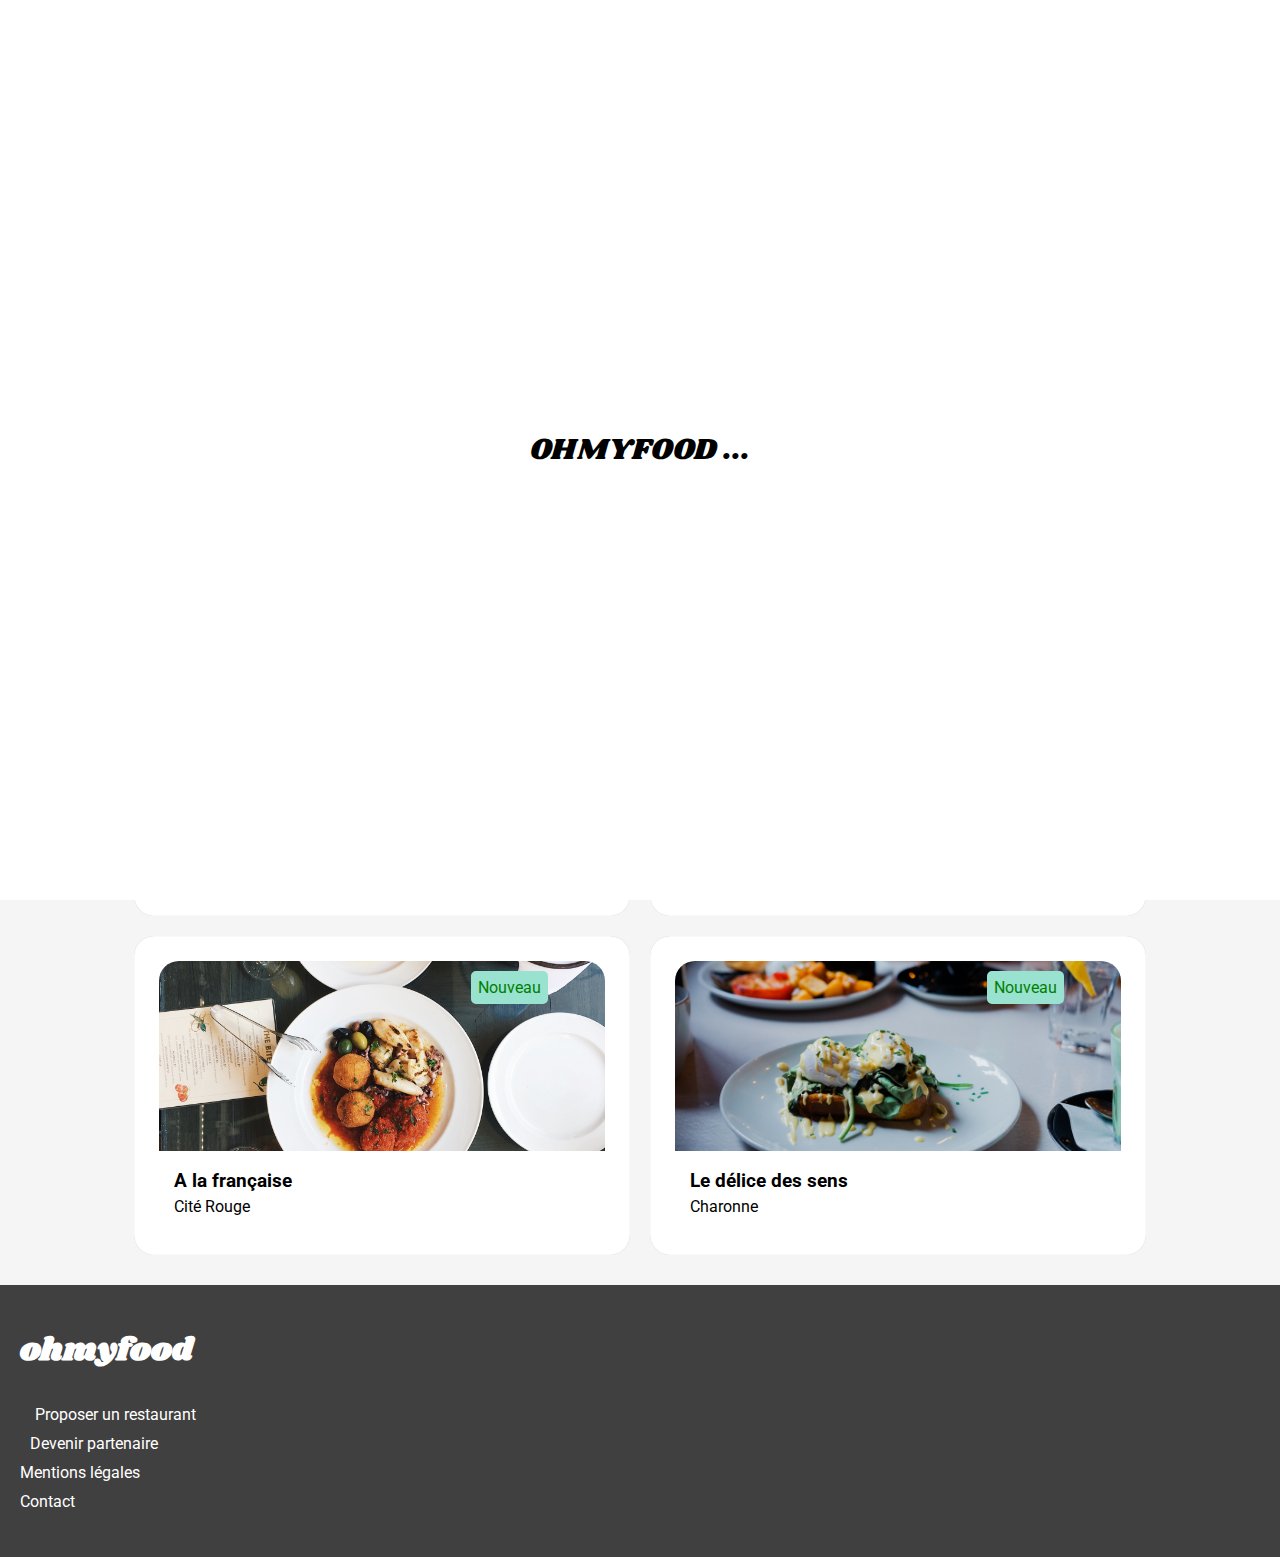
<file: index.html>
<!DOCTYPE html>
<html lang="fr">

<head>
    <meta charset="UTF-8">
    <meta name="viewport" content="width=device-width, initial-scale=1.0">
    <link rel="preconnect" href="https://fonts.gstatic.com">
    <link href="https://fonts.googleapis.com/css2?family=Roboto:wght@300&family=Shrikhand&display=swap" rel="stylesheet">
    <link rel="stylesheet" href="style.css">
    <link rel="stylesheet" href="https://use.fontawesome.com/releases/v5.15.1/css/all.css" integrity="sha384-vp86vTRFVJgpjF9jiIGPEEqYqlDwgyBgEF109VFjmqGmIY/Y4HV4d3Gp2irVfcrp" crossorigin="anonymous">
    <title> Ohmyfood </title>
</head>

<body>
    <!--LOADER-->
    <div class="loader ">
        <span class="loader__loading "> OHMYFOOD ... </span>
        <span><i class="loader__loading--ustensils fas fa-utensils "></i></span>
    </div>

    <!--Header = LOGO-->
    <header class="header ">
        <h1 class="header__logo "><img src="images/logo/ohmyfood.png " alt="logo Oh My Food " /></h1>
    </header>

    <main class="main ">
        <!--section de recherche-->
        <div class="map ">
            <span><i class="fas fa-map-marker-alt "></i></span>
            <span class="map__search"><input class="text_rech" type="search" id="ville" name="ville" value="Paris, Belleville" placeholder="votre ville"></span>
        </div>

        <!--Titres et Bouton d'exploration-->
        <div class="exploration ">
            <h2><strong>Réservez le menu qui vous convient</strong></h2>
            <p>Découvrez des restaurants d'exception, sélectionnés par nos soins</p>
            <span class="btn__exploration ">
               <button>Explorer nos restaurants</button>
            </span>
        </div>

        <!--section Fonctionnement-->
        <section class="fonctionnement ">
            <h2><strong>Fonctionnement</strong></h2>
            <ul class="fonctionnement__niveau ">
                <li>
                    <span class="fonctionnement__niveau--compteur ">1</span>
                    <span><i class="fas fa-mobile-alt "></i></span>
                    <p>Choisissez un restaurant</p>
                </li>
                <li>
                    <span class="fonctionnement__niveau--compteur ">2</span>
                    <span><i class=" fas fa-list-ul "></i></span>
                    <p>Composez votre menu</p>
                </li>
                <li>
                    <span class="fonctionnement__niveau--compteur ">3</span>
                    <span><i class=" fas fa-store "></i></span>
                    <p>Dégustez au restaurant</p>
                </li>
            </ul>
        </section>

        <!--section Restaurants-->
        <section class="restaurant ">
            <h2 id="restaurant"><strong>Restaurants</strong></h2>
            <div class="fiche">
                <a href="la-palette-du-gout.html ">
                    <figure>
                        <div class="btn__fiche ">
                            <span class="nouveau ">Nouveau</span>
                        </div>
                        <img src="images/restaurants/la_palette_du_gout.jpg " alt="Restaurant La Palette du Goût ">
                        <figcaption>
                            <h3>La palette du goût</h3>
                            <i class="plein far fa-heart "></i>
                            <p>Ménilmontant</p>
                        </figcaption>
                    </figure>
                </a>
            </div>

            <div class="fiche ">
                <div class="btn__fiche ">
                    <span class="nouveau ">Nouveau</span>
                </div>
                <a href="la-note-enchantee.html ">
                    <figure>
                        <img src="images/restaurants/la_note_enchantee.jpg " alt="Restaurant La Note Enchantée ">
                        <figcaption>
                            <h3>La note enchantée</h3>
                            <i class="plein far fa-heart "></i>
                            <p>Charonne</p>
                        </figcaption>
                    </figure>
                </a>
            </div>

            <div class="fiche ">
                <div class="btn__fiche ">
                    <span class="nouveau ">Nouveau</span>
                </div>
                <a href="a-la-francaise.html ">
                    <figure>
                        <img src="images/restaurants/a_la_francaise.jpg " alt="Restaurant A la Francaise ">
                        <figcaption>
                            <h3>A la française</h3>
                            <i class="plein far fa-heart "></i>
                            <p>Cité Rouge</p>
                        </figcaption>
                    </figure>
                </a>
            </div>

            <div class="fiche ">
                <div class="btn__fiche ">
                    <span class="nouveau ">Nouveau</span>
                </div>
                <a href="le-delice-des-sens.html ">
                    <figure>
                        <img src="images/restaurants/le_delice_des_sens.jpg " alt="Restaurant Le Délice des sens ">
                        <figcaption>
                            <h3>Le délice des sens</h3>
                            <i class="plein far fa-heart "></i>
                            <p>Charonne</p>
                        </figcaption>
                    </figure>
                </a>
            </div>
        </section>
    </main>

    <!--footer-->
    <footer>
        <h1>ohmyfood</h1>
        <ul>
            <li><a href='#'><i class="fas fa-utensils"></i>Proposer un restaurant</a></li>
            <li><a href='#'><i class="fas fa-hands-helping"></i>Devenir partenaire</a></li>
            <li><a href='#'>Mentions légales</a></li>
            <li><a href='mailto:homyfood.com'>Contact</a></li>
        </ul>
    </footer>
</body>
</file>
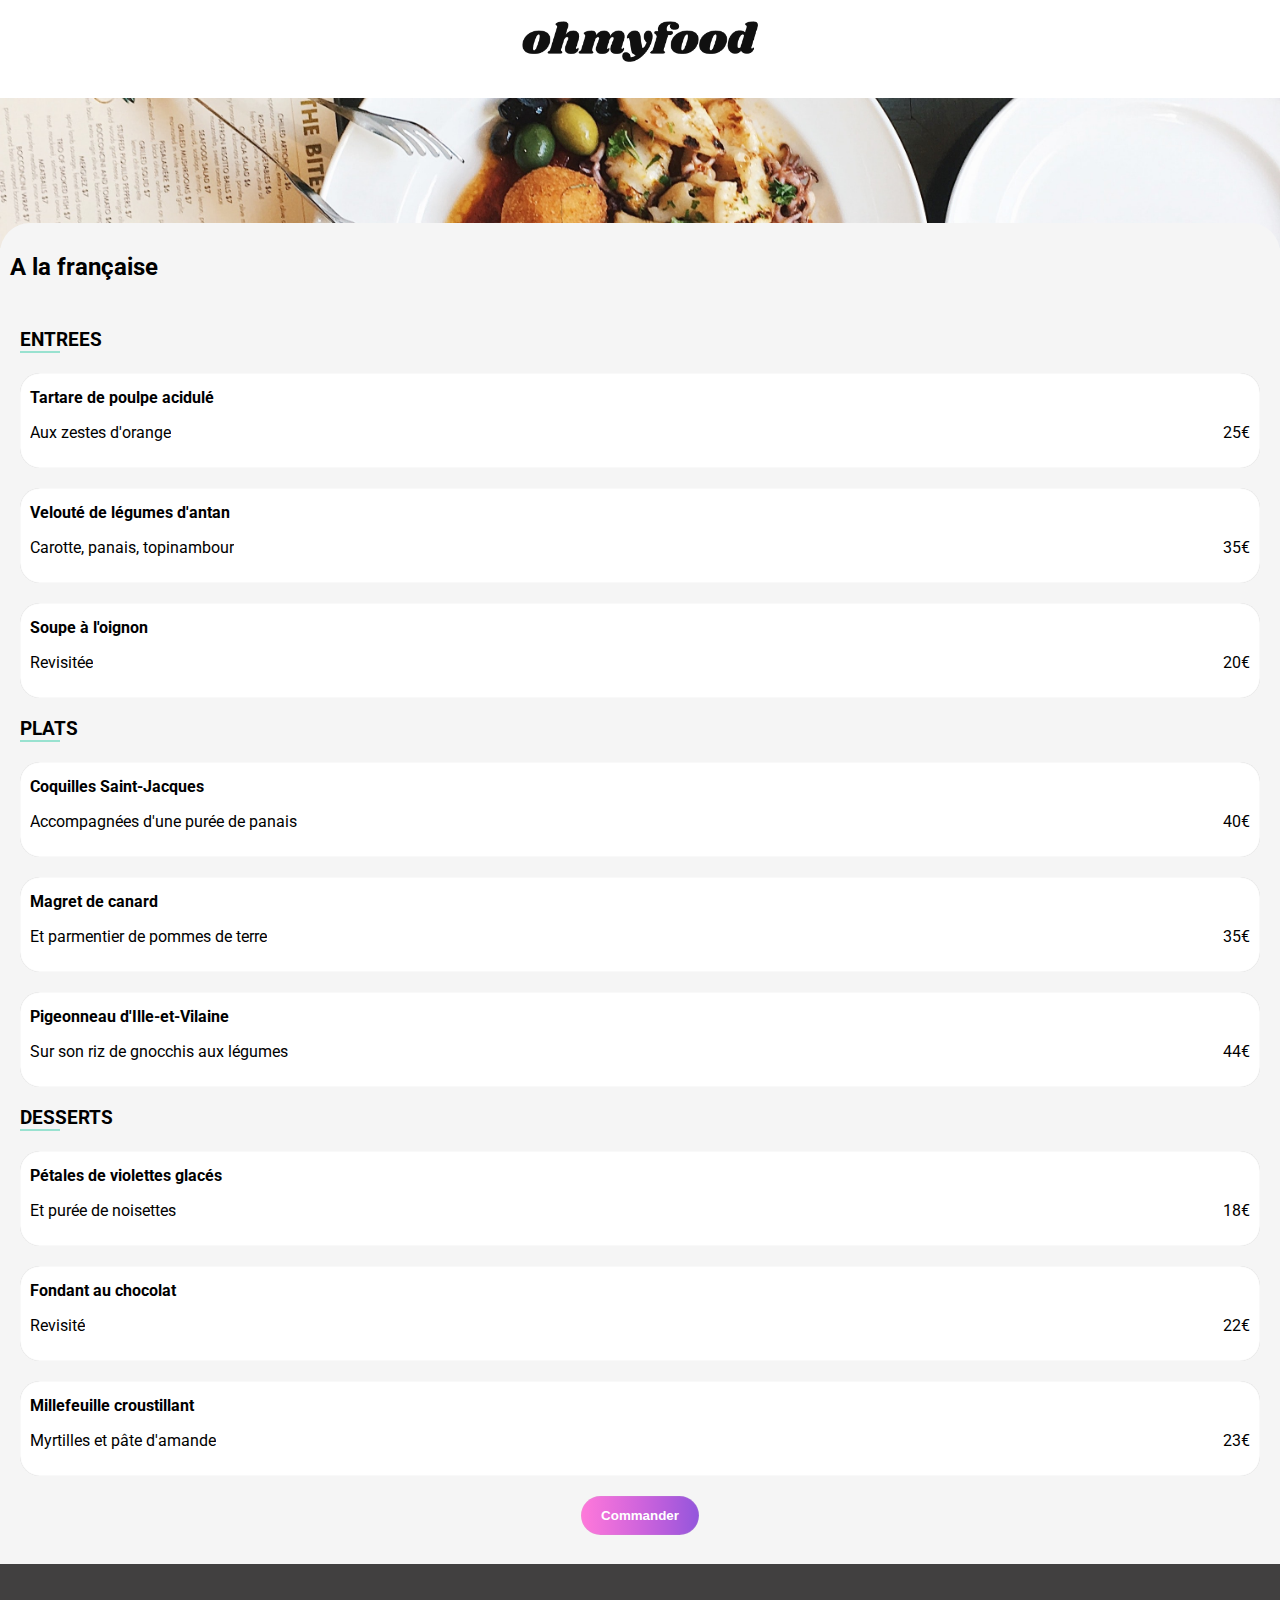
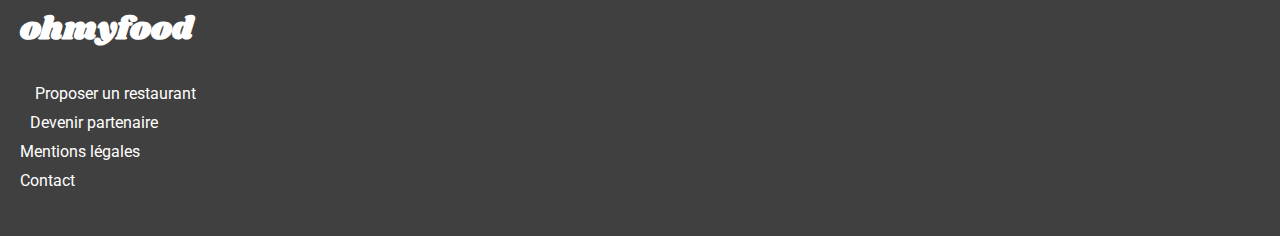
<file: a-la-francaise.html>
<!DOCTYPE html>
<html lang="fr">

<head>
    <meta charset="UTF-8">
    <meta name="viewport" content="width=device-width, initial-scale=1.0">
    <link rel="preconnect" href="https://fonts.gstatic.com">
    <link href="https://fonts.googleapis.com/css2?family=Roboto:wght@300&family=Shrikhand&display=swap" rel="stylesheet">
    <link rel="stylesheet" href="style.css">
    <link rel="stylesheet" href="https://use.fontawesome.com/releases/v5.15.1/css/all.css" integrity="sha384-vp86vTRFVJgpjF9jiIGPEEqYqlDwgyBgEF109VFjmqGmIY/Y4HV4d3Gp2irVfcrp" crossorigin="anonymous">
    <title> Ohmyfood </title>
</head>

<body>

    <!--Header = LOGO-->
    <header class="header">
        <span class="arrow"><a href="index.html"><i class="fas fa-arrow-left"></i></a></span>
        <h1 class="header__logo"><img src="images/logo/ohmyfood.png" alt="logo Oh My Food" /></h1>
    </header>

    <main class="main__menu">
        <!--En tête avec photo en background-->
        <div class="image__header">
            <img src="images/restaurants/a_la_francaise.jpg" alt="A la française">
        </div>

        <!--Section du menus - listes-->
        <section class="menu">
            <div class="menu__title">
                <h2>A la française</h2>
                <span><i class="plein far fa-heart"></i></span>
            </div>

            <div class="menu__full">
                <!--Entrées/Starter-->
                <div class="starter">
                    <h3 class="starter__title starter__title--line">ENTREES</h3>
                    <div class="dish">
                        <h4>Tartare de poulpe acidulé</h4>
                        <div class="dish__garnishandprice">
                            <p class="dish__garnishandprice--garnish">Aux zestes d'orange</p>
                            <p class="dish__garnishandprice--price">25€</p>
                        </div>
                        <div class="check">
                            <i class="fas fa-check-circle"></i>
                        </div>
                    </div>
                    <div class="dish">
                        <h4>Velouté de légumes d'antan</h4>
                        <div class="dish__garnishandprice">
                            <p class="dish__garnishandprice--garnish">Carotte, panais, topinambour</p>
                            <p class="dish__garnishandprice--price">35€</p>
                        </div>
                        <div class="check">
                            <i class="fas fa-check-circle"></i>
                        </div>
                    </div>
                    <div class="dish">
                        <h4>Soupe à l'oignon</h4>
                        <div class="dish__garnishandprice">
                            <p class="dish__garnishandprice--garnish">Revisitée</p>
                            <p class="dish__garnishandprice--price">20€</p>
                        </div>
                        <div class="check">
                            <i class="fas fa-check-circle"></i>
                        </div>
                    </div>
                </div>
                <!--Plat/Maindish-->
                <div class="maindish">
                    <h3 class="maindish__title maindish__title--line">PLATS</h3>
                    <div class="dish">
                        <h4>Coquilles Saint-Jacques</h4>
                        <div class="dish__garnishandprice">
                            <p class="dish__garnishandprice--garnish">Accompagnées d'une purée de panais</p>
                            <p class="dish__garnishandprice--price">40€</p>
                        </div>
                        <div class="check">
                            <i class="fas fa-check-circle"></i>
                        </div>
                    </div>
                    <div class="dish">
                        <h4>Magret de canard</h4>
                        <div class="dish__garnishandprice">
                            <p class="dish__garnishandprice--garnish">Et parmentier de pommes de terre</p>
                            <p class="dish__garnishandprice--price">35€</p>
                        </div>
                        <div class="check">
                            <i class="fas fa-check-circle"></i>
                        </div>
                    </div>
                    <div class="dish">
                        <h4>Pigeonneau d'Ille-et-Vilaine</h4>
                        <div class="dish__garnishandprice">
                            <p class="dish__garnishandprice--garnish">Sur son riz de gnocchis aux légumes</p>
                            <p class="dish__garnishandprice--price">44€</p>
                        </div>
                        <div class="check">
                            <i class="fas fa-check-circle"></i>
                        </div>
                    </div>
                </div>
                <!--Desserts-->
                <div class="dessert">
                    <h3 class="dessert__title dessert__title--line">DESSERTS</h3>
                    <div class="dish">
                        <h4>Pétales de violettes glacés</h4>
                        <div class="dish__garnishandprice">
                            <p class="dish__garnishandprice--garnish">Et purée de noisettes</p>
                            <p class="dish__garnishandprice--price">18€</p>
                        </div>
                        <div class="check">
                            <i class="fas fa-check-circle"></i>
                        </div>
                    </div>
                    <div class="dish">
                        <h4>Fondant au chocolat</h4>
                        <div class="dish__garnishandprice">
                            <p class="dish__garnishandprice--garnish">Revisité</p>
                            <p class="dish__garnishandprice--price">22€</p>
                        </div>
                        <div class="check">
                            <i class="fas fa-check-circle"></i>
                        </div>
                    </div>
                    <div class="dish">
                        <h4>Millefeuille croustillant</h4>
                        <div class="dish__garnishandprice">
                            <p class="dish__garnishandprice--garnish">Myrtilles et pâte d'amande</p>
                            <p class="dish__garnishandprice--price">23€</p>
                        </div>
                        <div class="check">
                            <i class="fas fa-check-circle"></i>
                        </div>
                    </div>
                </div>
            </div>
            <span class="btn__exploration">
                <button>Commander</button>
            </span>
        </section>
    </main>

    <!--footer-->
    <footer>
        <h1>ohmyfood</h1>
        <ul>
            <li><a href='#'><i class="fas fa-utensils"></i>Proposer un restaurant</a></li>
            <li><a href='#'><i class="fas fa-hands-helping"></i>Devenir partenaire</a></li>
            <li><a href='#'>Mentions légales</a></li>
            <li><a href='mailto:homyfood.com'>Contact</a></li>
        </ul>
    </footer>
</body>
</file>
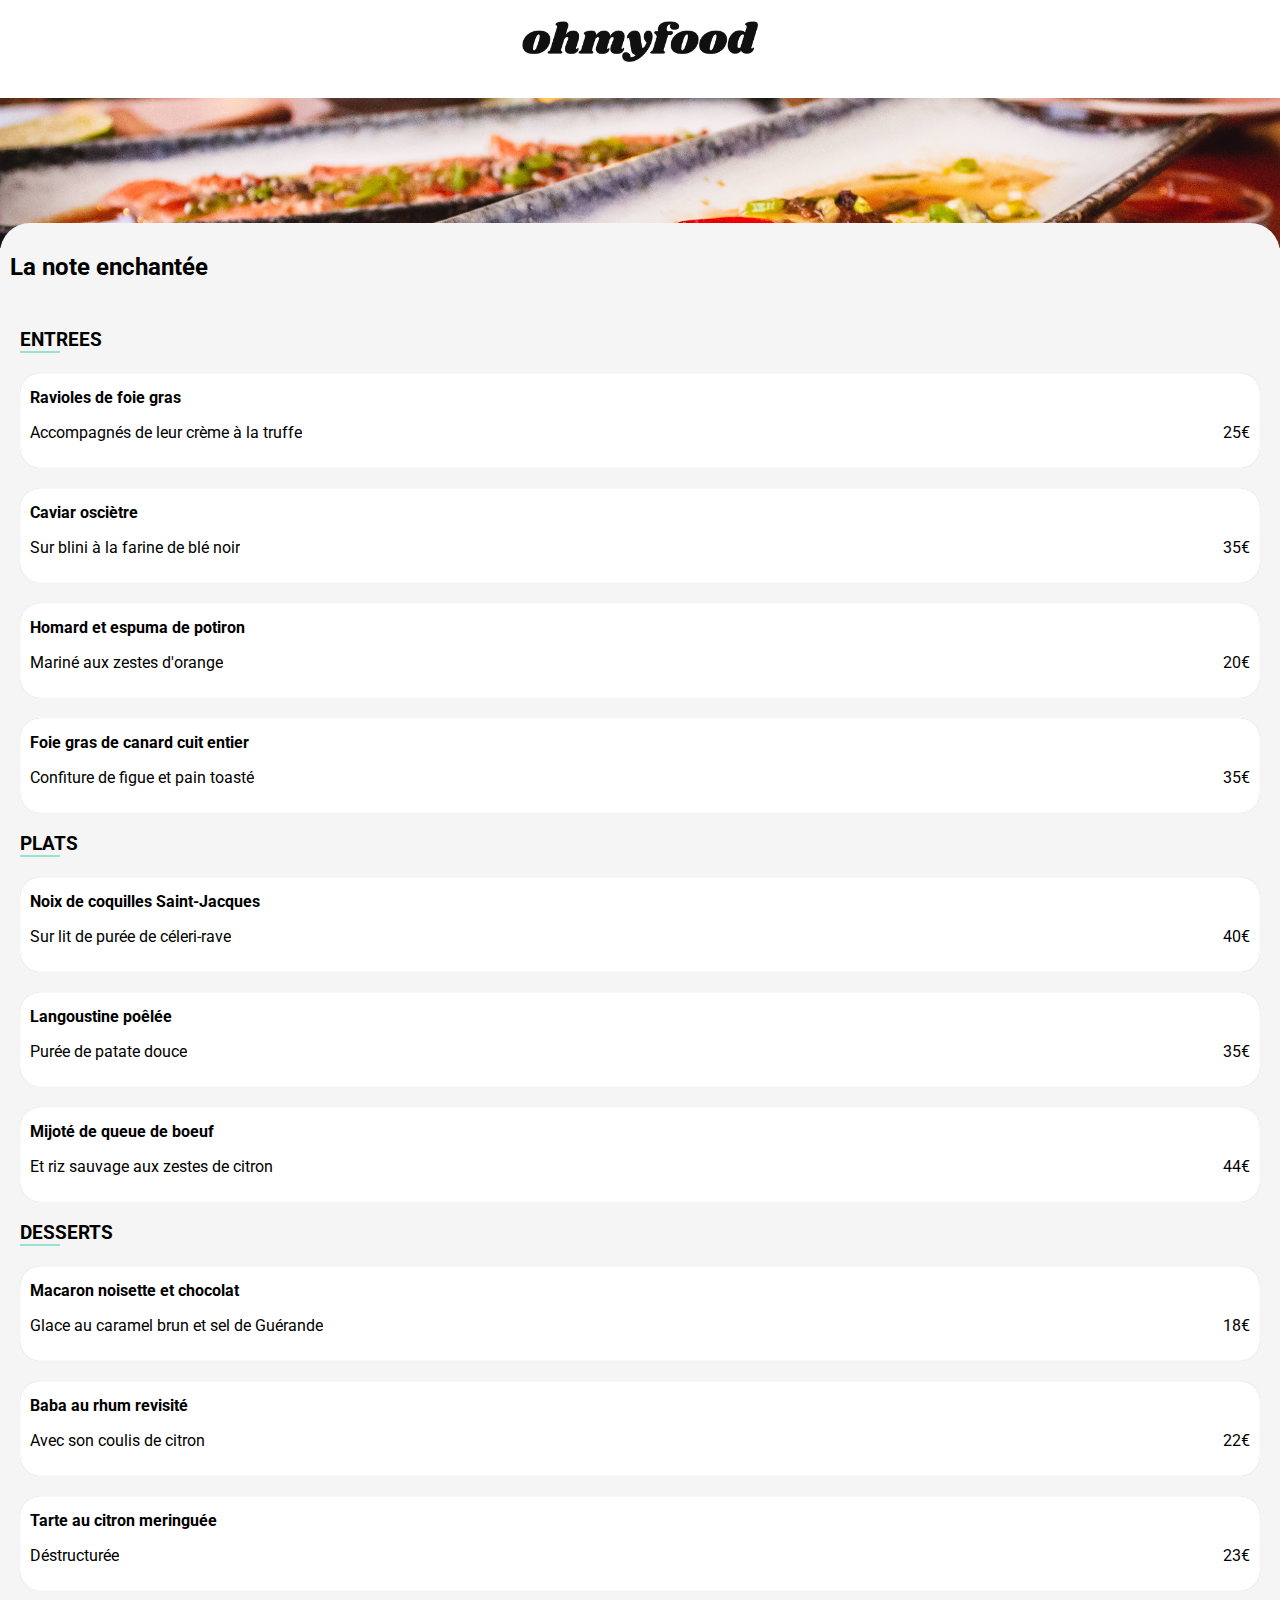
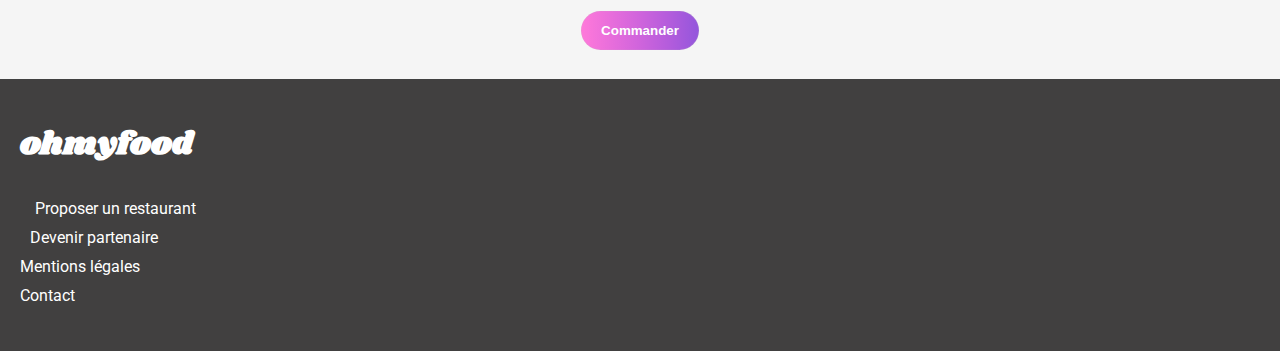
<file: la-note-enchantee.html>
<!DOCTYPE html>
<html lang="fr">

<head>
    <meta charset="UTF-8">
    <meta name="viewport" content="width=device-width, initial-scale=1.0">
    <link rel="preconnect" href="https://fonts.gstatic.com">
    <link href="https://fonts.googleapis.com/css2?family=Roboto:wght@300&family=Shrikhand&display=swap" rel="stylesheet">
    <link rel="stylesheet" href="style.css">
    <link rel="stylesheet" href="https://use.fontawesome.com/releases/v5.15.1/css/all.css" integrity="sha384-vp86vTRFVJgpjF9jiIGPEEqYqlDwgyBgEF109VFjmqGmIY/Y4HV4d3Gp2irVfcrp" crossorigin="anonymous">
    <title> Ohmyfood </title>
</head>

<body>

    <!--Header = LOGO-->
    <header class="header">
        <span class="arrow"><a href="index.html"><i class="fas fa-arrow-left"></i></a></span>
        <h1 class="header__logo"><img src="images/logo/ohmyfood.png" alt="logo Oh My Food" /></h1>
    </header>

    <main class="main__menu">
        <!--En tête avec photo en background-->
        <div class="image__header">
            <img src="images/restaurants/la_note_enchantee.jpg" alt="La note enchantée">
        </div>

        <!--Section du menus - listes-->
        <section class="menu">
            <div class="menu__title">
                <h2>La note enchantée</h2>
                <span><i class="plein far fa-heart"></i></span>
            </div>

            <div class="menu__full">
                <!--Entrées/Starter-->
                <div class="starter">
                    <h3 class="starter__title starter__title--line">ENTREES</h3>
                    <div class="dish">
                        <h4>Ravioles de foie gras</h4>
                        <div class="dish__garnishandprice">
                            <p class="dish__garnishandprice--garnish">Accompagnés de leur crème à la truffe</p>
                            <p class="dish__garnishandprice--price">25€</p>
                        </div>
                        <div class="check">
                            <i class="fas fa-check-circle"></i>
                        </div>
                    </div>
                    <div class="dish">
                        <h4>Caviar osciètre</h4>
                        <div class="dish__garnishandprice">
                            <p class="dish__garnishandprice--garnish">Sur blini à la farine de blé noir</p>
                            <p class="dish__garnishandprice--price">35€</p>
                        </div>
                        <div class="check">
                            <i class="fas fa-check-circle"></i>
                        </div>
                    </div>
                    <div class="dish">
                        <h4>Homard et espuma de potiron</h4>
                        <div class="dish__garnishandprice">
                            <p class="dish__garnishandprice--garnish">Mariné aux zestes d'orange</p>
                            <p class="dish__garnishandprice--price">20€</p>
                        </div>
                        <div class="check">
                            <i class="fas fa-check-circle"></i>
                        </div>
                    </div>
                    <div class="dish">
                        <h4>Foie gras de canard cuit entier</h4>
                        <div class="dish__garnishandprice">
                            <p class="dish__garnishandprice--garnish">Confiture de figue et pain toasté</p>
                            <p class="dish__garnishandprice--price">35€</p>
                        </div>
                        <div class="check">
                            <i class="fas fa-check-circle"></i>
                        </div>
                    </div>
                </div>
                <!--Plat/Maindish-->
                <div class="maindish">
                    <h3 class="maindish__title maindish__title--line">PLATS</h3>
                    <div class="dish">
                        <h4>Noix de coquilles Saint-Jacques</h4>
                        <div class="dish__garnishandprice">
                            <p class="dish__garnishandprice--garnish">Sur lit de purée de céleri-rave</p>
                            <p class="dish__garnishandprice--price">40€</p>
                        </div>
                        <div class="check">
                            <i class="fas fa-check-circle"></i>
                        </div>
                    </div>
                    <div class="dish">
                        <h4>Langoustine poêlée</h4>
                        <div class="dish__garnishandprice">
                            <p class="dish__garnishandprice--garnish">Purée de patate douce</p>
                            <p class="dish__garnishandprice--price">35€</p>
                        </div>
                        <div class="check">
                            <i class="fas fa-check-circle"></i>
                        </div>
                    </div>
                    <div class="dish">
                        <h4>Mijoté de queue de boeuf</h4>
                        <div class="dish__garnishandprice">
                            <p class="dish__garnishandprice--garnish">Et riz sauvage aux zestes de citron</p>
                            <p class="dish__garnishandprice--price">44€</p>
                        </div>
                        <div class="check">
                            <i class="fas fa-check-circle"></i>
                        </div>
                    </div>
                </div>
                <!--Desserts-->
                <div class="dessert">
                    <h3 class="dessert__title dessert__title--line">DESSERTS</h3>
                    <div class="dish">
                        <h4>Macaron noisette et chocolat</h4>
                        <div class="dish__garnishandprice">
                            <p class="dish__garnishandprice--garnish">Glace au caramel brun et sel de Guérande</p>
                            <p class="dish__garnishandprice--price">18€</p>
                        </div>
                        <div class="check">
                            <i class="fas fa-check-circle"></i>
                        </div>
                    </div>
                    <div class="dish">
                        <h4>Baba au rhum revisité</h4>
                        <div class="dish__garnishandprice">
                            <p class="dish__garnishandprice--garnish">Avec son coulis de citron</p>
                            <p class="dish__garnishandprice--price">22€</p>
                        </div>
                        <div class="check">
                            <i class="fas fa-check-circle"></i>
                        </div>
                    </div>
                    <div class="dish">
                        <h4>Tarte au citron meringuée</h4>
                        <div class="dish__garnishandprice">
                            <p class="dish__garnishandprice--garnish">Déstructurée</p>
                            <p class="dish__garnishandprice--price">23€</p>
                        </div>
                        <div class="check">
                            <i class="fas fa-check-circle"></i>
                        </div>
                    </div>
                </div>
            </div>
            <span class="btn__exploration">
                <button>Commander</button>
            </span>
        </section>
    </main>

    <!--footer-->
    <footer>
        <h1>ohmyfood</h1>
        <ul>
            <li><a href='#'><i class="fas fa-utensils"></i>Proposer un restaurant</a></li>
            <li><a href='#'><i class="fas fa-hands-helping"></i>Devenir partenaire</a></li>
            <li><a href='#'>Mentions légales</a></li>
            <li><a href='mailto:homyfood.com'>Contact</a></li>
        </ul>
    </footer>
</body>
</file>
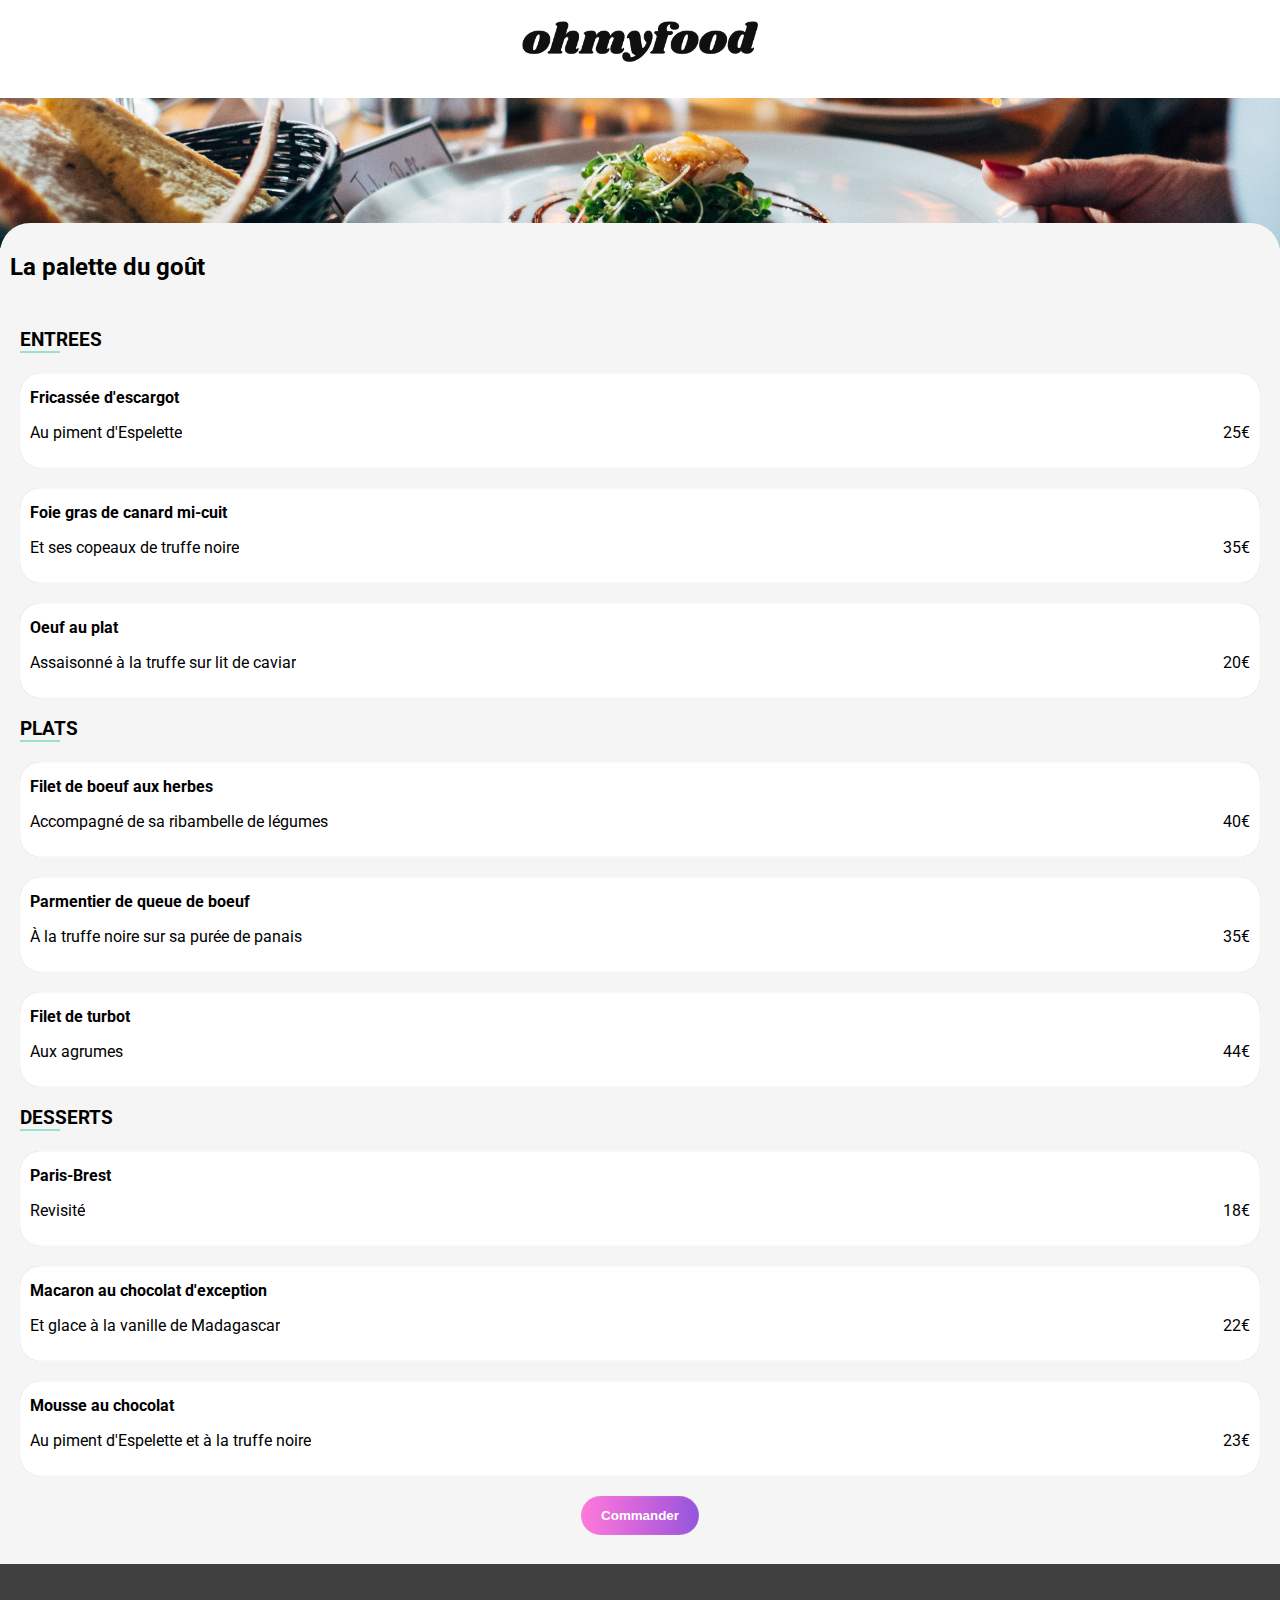
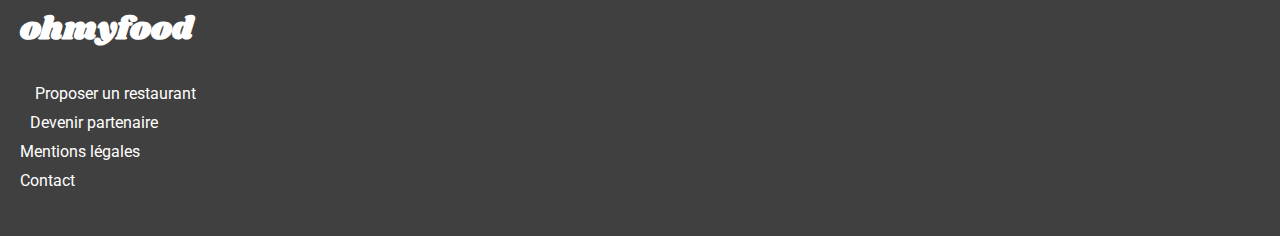
<file: la-palette-du-gout.html>
<!DOCTYPE html>
<html lang="fr">

<head>
    <meta charset="UTF-8">
    <meta name="viewport" content="width=device-width, initial-scale=1.0">
    <link rel="preconnect" href="https://fonts.gstatic.com">
    <link href="https://fonts.googleapis.com/css2?family=Roboto:wght@300&family=Shrikhand&display=swap" rel="stylesheet">
    <link rel="stylesheet" href="style.css">
    <link rel="stylesheet" href="https://use.fontawesome.com/releases/v5.15.1/css/all.css" integrity="sha384-vp86vTRFVJgpjF9jiIGPEEqYqlDwgyBgEF109VFjmqGmIY/Y4HV4d3Gp2irVfcrp" crossorigin="anonymous">
    <title> Ohmyfood </title>
</head>

<body>

    <!--Header = LOGO-->
    <header class="header">
        <span class="arrow"><a href="index.html"><i class="fas fa-arrow-left"></i></a></span>
        <h1 class="header__logo"><img src="images/logo/ohmyfood.png" alt="logo Oh My Food" /></h1>
    </header>

    <main class="main__menu">
        <!--En tête avec photo en background-->
        <div class="image__header">
            <img src="images/restaurants/la_palette_du_gout.jpg" alt="La palette du goût">
        </div>

        <!--Section du menus - listes-->
        <section class="menu">
            <div class="menu__title">
                <h2>La palette du goût</h2>
                <span><i class="plein far fa-heart"></i></span>
            </div>

            <div class="menu__full">
                <!--Entrées/Starter-->
                <div class="starter">
                    <h3 class="starter__title starter__title--line">ENTREES</h3>
                    <div class="dish">
                        <h4>Fricassée d'escargot</h4>
                        <div class="dish__garnishandprice">
                            <p class="dish__garnishandprice--garnish">Au piment d'Espelette</p>
                            <p class="dish__garnishandprice--price">25€</p>
                        </div>
                        <div class="check">
                            <i class="fas fa-check-circle"></i>
                        </div>
                    </div>
                    <div class="dish">
                        <h4>Foie gras de canard mi-cuit</h4>
                        <div class="dish__garnishandprice">
                            <p class="dish__garnishandprice--garnish">Et ses copeaux de truffe noire</p>
                            <p class="dish__garnishandprice--price">35€</p>
                        </div>
                        <div class="check">
                            <i class="fas fa-check-circle"></i>
                        </div>
                    </div>
                    <div class="dish">
                        <h4>Oeuf au plat</h4>
                        <div class="dish__garnishandprice">
                            <p class="dish__garnishandprice--garnish">Assaisonné à la truffe sur lit de caviar</p>
                            <p class="dish__garnishandprice--price">20€</p>
                        </div>
                        <div class="check">
                            <i class="fas fa-check-circle"></i>
                        </div>
                    </div>
                </div>
                <!--Plat/Maindish-->
                <div class="maindish">
                    <h3 class="maindish__title maindish__title--line">PLATS</h3>
                    <div class="dish">
                        <h4>Filet de boeuf aux herbes</h4>
                        <div class="dish__garnishandprice">
                            <p class="dish__garnishandprice--garnish">Accompagné de sa ribambelle de légumes</p>
                            <p class="dish__garnishandprice--price">40€</p>
                        </div>
                        <div class="check">
                            <i class="fas fa-check-circle"></i>
                        </div>
                    </div>
                    <div class="dish">
                        <h4>Parmentier de queue de boeuf</h4>
                        <div class="dish__garnishandprice">
                            <p class="dish__garnishandprice--garnish">À la truffe noire sur sa purée de panais</p>
                            <p class="dish__garnishandprice--price">35€</p>
                        </div>
                        <div class="check">
                            <i class="fas fa-check-circle"></i>
                        </div>
                    </div>
                    <div class="dish">
                        <h4>Filet de turbot</h4>
                        <div class="dish__garnishandprice">
                            <p class="dish__garnishandprice--garnish">Aux agrumes</p>
                            <p class="dish__garnishandprice--price">44€</p>
                        </div>
                        <div class="check">
                            <i class="fas fa-check-circle"></i>
                        </div>
                    </div>
                </div>
                <!--Desserts-->
                <div class="dessert">
                    <h3 class="dessert__title dessert__title--line">DESSERTS</h3>
                    <div class="dish">
                        <h4>Paris-Brest</h4>
                        <div class="dish__garnishandprice">
                            <p class="dish__garnishandprice--garnish">Revisité</p>
                            <p class="dish__garnishandprice--price">18€</p>
                        </div>
                        <div class="check">
                            <i class="fas fa-check-circle"></i>
                        </div>
                    </div>
                    <div class="dish">
                        <h4>Macaron au chocolat d'exception</h4>
                        <div class="dish__garnishandprice">
                            <p class="dish__garnishandprice--garnish">Et glace à la vanille de Madagascar</p>
                            <p class="dish__garnishandprice--price">22€</p>
                        </div>
                        <div class="check">
                            <i class="fas fa-check-circle"></i>
                        </div>
                    </div>
                    <div class="dish">
                        <h4>Mousse au chocolat</h4>
                        <div class="dish__garnishandprice">
                            <p class="dish__garnishandprice--garnish">Au piment d'Espelette et à la truffe noire</p>
                            <p class="dish__garnishandprice--price">23€</p>
                        </div>
                        <div class="check">
                            <i class="fas fa-check-circle"></i>
                        </div>
                    </div>
                </div>
            </div>
            <span class="btn__exploration">
                <button>Commander</button>
            </span>
        </section>
    </main>

    <!--footer-->
    <footer>
        <h1>ohmyfood</h1>
        <ul>
            <li><a href='#'><i class="fas fa-utensils"></i>Proposer un restaurant</a></li>
            <li><a href='#'><i class="fas fa-hands-helping"></i>Devenir partenaire</a></li>
            <li><a href='#'>Mentions légales</a></li>
            <li><a href='mailto:homyfood.com'>Contact</a></li>
        </ul>
    </footer>
</body>
</file>
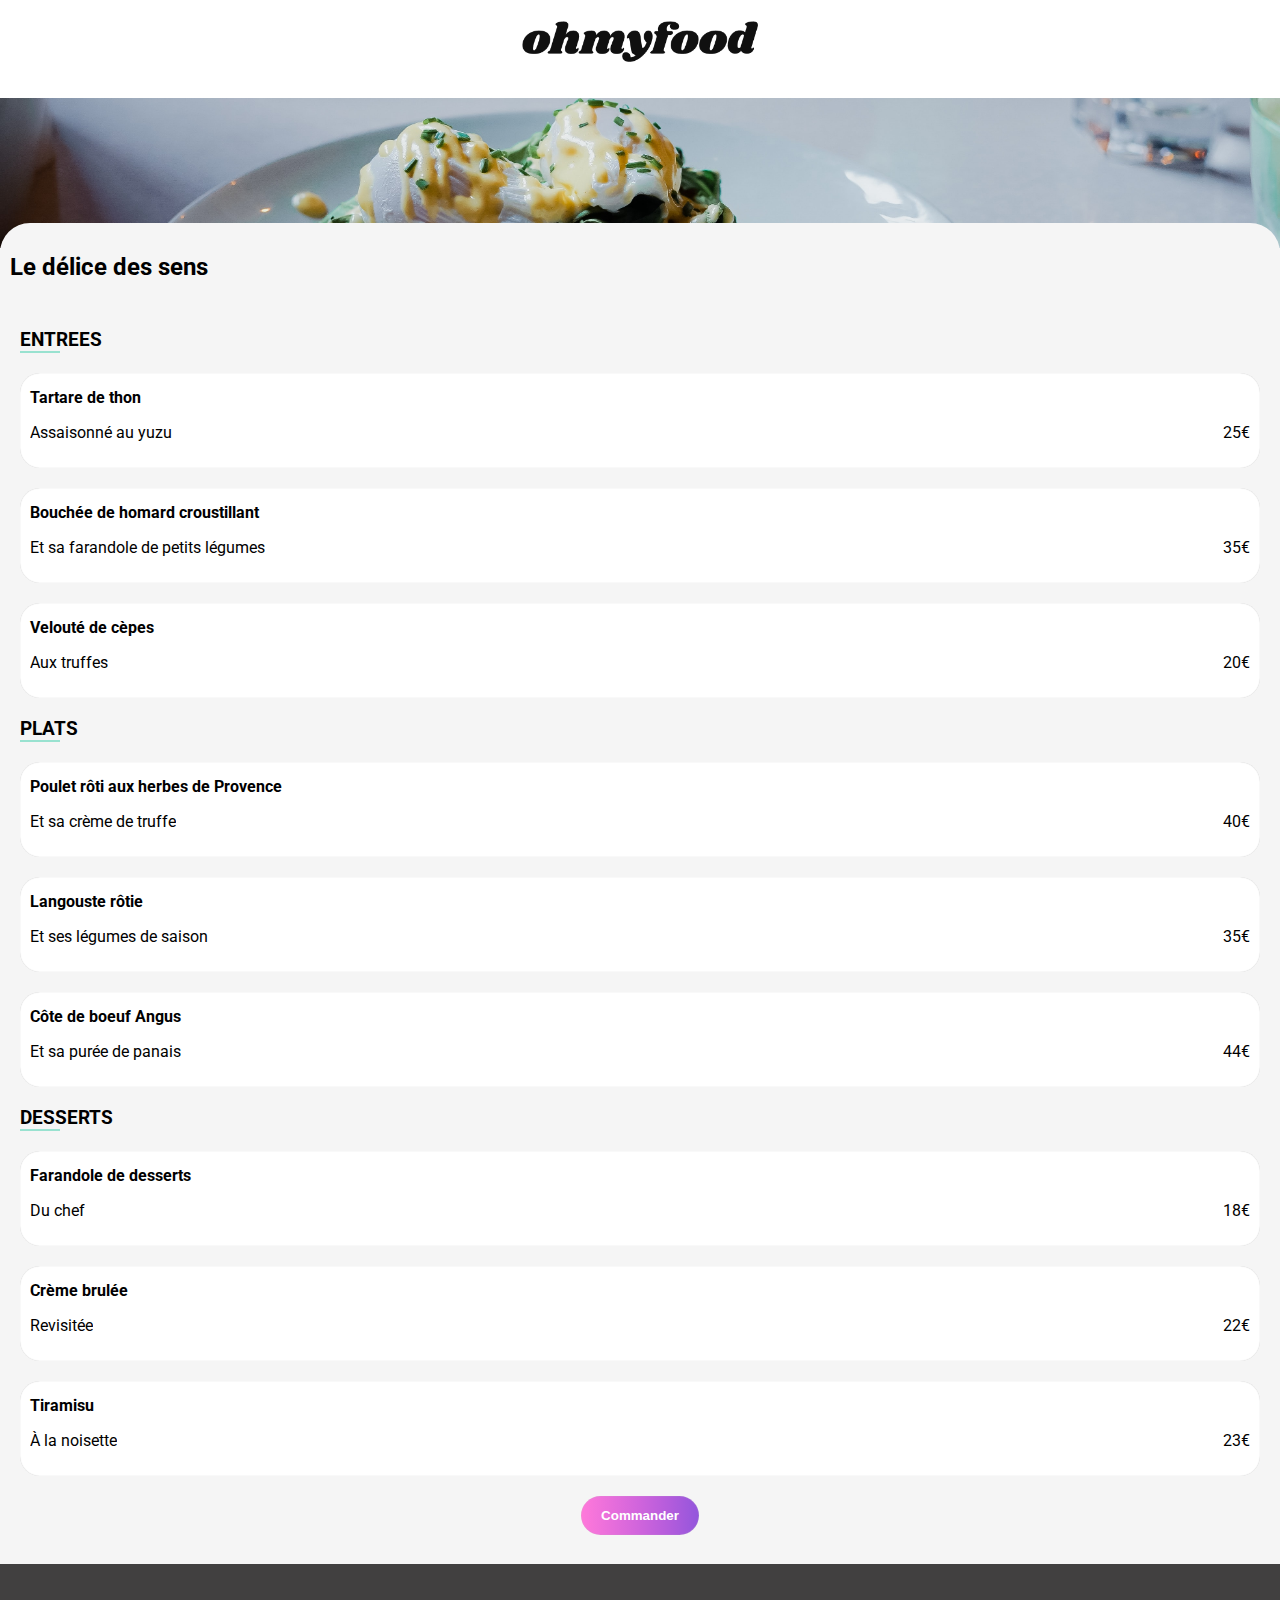
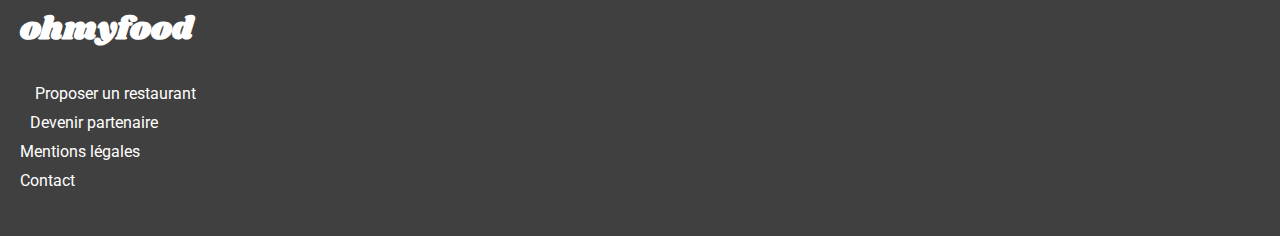
<file: le-delice-des-sens.html>
<!DOCTYPE html>
<html lang="fr">

<head>
    <meta charset="UTF-8">
    <meta name="viewport" content="width=device-width, initial-scale=1.0">
    <link rel="preconnect" href="https://fonts.gstatic.com">
    <link href="https://fonts.googleapis.com/css2?family=Roboto:wght@300&family=Shrikhand&display=swap" rel="stylesheet">
    <link rel="stylesheet" href="style.css">
    <link rel="stylesheet" href="https://use.fontawesome.com/releases/v5.15.1/css/all.css" integrity="sha384-vp86vTRFVJgpjF9jiIGPEEqYqlDwgyBgEF109VFjmqGmIY/Y4HV4d3Gp2irVfcrp" crossorigin="anonymous">
    <title> Ohmyfood </title>
</head>

<body>

    <!--Header = LOGO-->
    <header class="header">
        <span class="arrow"><a href="index.html"><i class="fas fa-arrow-left"></i></a></span>
        <h1 class="header__logo"><img src="images/logo/ohmyfood.png" alt="logo Oh My Food" /></h1>
    </header>

    <main class="main__menu">
        <!--En tête avec photo en background-->
        <div class="image__header">
            <img src="images/restaurants/le_delice_des_sens.jpg" alt="Le délice des sens">
        </div>

        <!--Section du menus - listes-->
        <section class="menu">
            <div class="menu__title">
                <h2>Le délice des sens</h2>
                <span><i class="plein far fa-heart"></i></span>
            </div>

            <div class="menu__full">
                <!--Entrées/Starter-->
                <div class="starter">
                    <h3 class="starter__title starter__title--line">ENTREES</h3>
                    <div class="dish">
                        <h4>Tartare de thon</h4>
                        <div class="dish__garnishandprice">
                            <p class="dish__garnishandprice--garnish">Assaisonné au yuzu</p>
                            <p class="dish__garnishandprice--price">25€</p>
                        </div>
                        <div class="check">
                            <i class="fas fa-check-circle"></i>
                        </div>
                    </div>
                    <div class="dish">
                        <h4>Bouchée de homard croustillant </h4>
                        <div class="dish__garnishandprice">
                            <p class="dish__garnishandprice--garnish">Et sa farandole de petits légumes</p>
                            <p class="dish__garnishandprice--price">35€</p>
                        </div>
                        <div class="check">
                            <i class="fas fa-check-circle"></i>
                        </div>
                    </div>
                    <div class="dish">
                        <h4>Velouté de cèpes</h4>
                        <div class="dish__garnishandprice">
                            <p class="dish__garnishandprice--garnish">Aux truffes</p>
                            <p class="dish__garnishandprice--price">20€</p>
                        </div>
                        <div class="check">
                            <i class="fas fa-check-circle"></i>
                        </div>
                    </div>
                </div>
                <!--Plat/Maindish-->
                <div class="maindish">
                    <h3 class="maindish__title maindish__title--line">PLATS</h3>
                    <div class="dish">
                        <h4>Poulet rôti aux herbes de Provence</h4>
                        <div class="dish__garnishandprice">
                            <p class="dish__garnishandprice--garnish">Et sa crème de truffe</p>
                            <p class="dish__garnishandprice--price">40€</p>
                        </div>
                        <div class="check">
                            <i class="fas fa-check-circle"></i>
                        </div>
                    </div>
                    <div class="dish">
                        <h4>Langouste rôtie</h4>
                        <div class="dish__garnishandprice">
                            <p class="dish__garnishandprice--garnish">Et ses légumes de saison</p>
                            <p class="dish__garnishandprice--price">35€</p>
                        </div>
                        <div class="check">
                            <i class="fas fa-check-circle"></i>
                        </div>
                    </div>
                    <div class="dish">
                        <h4>Côte de boeuf Angus</h4>
                        <div class="dish__garnishandprice">
                            <p class="dish__garnishandprice--garnish">Et sa purée de panais</p>
                            <p class="dish__garnishandprice--price">44€</p>
                        </div>
                        <div class="check">
                            <i class="fas fa-check-circle"></i>
                        </div>
                    </div>
                </div>
                <!--Desserts-->
                <div class="dessert">
                    <h3 class="dessert__title dessert__title--line">DESSERTS</h3>
                    <div class="dish">
                        <h4>Farandole de desserts</h4>
                        <div class="dish__garnishandprice">
                            <p class="dish__garnishandprice--garnish">Du chef</p>
                            <p class="dish__garnishandprice--price">18€</p>
                        </div>
                        <div class="check">
                            <i class="fas fa-check-circle"></i>
                        </div>
                    </div>
                    <div class="dish">
                        <h4>Crème brulée</h4>
                        <div class="dish__garnishandprice">
                            <p class="dish__garnishandprice--garnish">Revisitée</p>
                            <p class="dish__garnishandprice--price">22€</p>
                        </div>
                        <div class="check">
                            <i class="fas fa-check-circle"></i>
                        </div>
                    </div>
                    <div class="dish">
                        <h4>Tiramisu</h4>
                        <div class="dish__garnishandprice">
                            <p class="dish__garnishandprice--garnish">À la noisette</p>
                            <p class="dish__garnishandprice--price">23€</p>
                        </div>
                        <div class="check">
                            <i class="fas fa-check-circle"></i>
                        </div>
                    </div>
                </div>
            </div>
            <span class="btn__exploration">
                <button>Commander</button>
            </span>
        </section>
    </main>

    <!--footer-->
    <footer>
        <h1>ohmyfood</h1>
        <ul>
            <li><a href='#'><i class="fas fa-utensils"></i>Proposer un restaurant</a></li>
            <li><a href='#'><i class="fas fa-hands-helping"></i>Devenir partenaire</a></li>
            <li><a href='#'>Mentions légales</a></li>
            <li><a href='mailto:homyfood.com'>Contact</a></li>
        </ul>
    </footer>
</body>
</file>
<file: style.css>
* {
    box-sizing: border-box;
}

body {
    margin: auto;
    padding: 0;
    width: 100%;
    max-width: 1500px;
}

a {
    text-decoration: none;
    color: black;
}

li {
    list-style-type: none;
}

h1,
.loader {
    font-family: "Shrikhand", "sans-serif";
}

body,
html,
p {
    font-family: "Roboto", "sans-serif";
}

.btn__exploration button {
    background-image: linear-gradient(to left, #9356dc, #b35cdc, #cf64dc, #e86edb, #ff79da);
    color: white;
    font-weight: 700;
    padding: 12px 20px;
    border: none;
    transform: scale(1);
    transition: transform 400ms;
    box-shadow: inset 0px 0px 1px 0px #C0C0C0;
    border-radius: 20px;
}

.btn__exploration button:hover {
    background-color: #ae80e5;
    background-blend-mode: lighten;
    box-shadow: 4px 4px 6px #b2bec3;
    transform: scale(1.15);
    cursor: zoom-in;
}

.btn__fiche {
    position: relative;
}

.nouveau {
    background-color: #99E2D0;
    border-radius: 5px;
    border: 7px solid #99E2D0;
    color: green;
    margin-top: 10px;
    position: absolute;
    left: 70%;
}

.map {
    background-color: #dcdcdc;
    box-shadow: inset 0px 3px 3px 0px #C0C0C0;
    display: flex;
    justify-content: center;
    align-items: center;
    height: 40px;
}

.map__search input {
    background-color: #DCDCDC;
    font-size: 15px;
    border: none;
    text-align: center;
}

.plein:hover {
    animation: coeur_plein 200ms ease-in-out;
    display: inline-block;
    opacity: 1;
    background: linear-gradient(to left, #9356dc, #b35cdc, #cf64dc, #e86edb, #ff79da);
    background-clip: -webkit-linear-gradient(to left, #9356dc, #b35cdc, #cf64dc, #e86edb, #ff79da);
    -webkit-background-clip: text;
    -webkit-text-fill-color: transparent;
    font-weight: bold;
}

@keyframes coeur_plein {
    0% {
        opacity: 0.2;
    }
    50% {
        opacity: 0.5;
    }
    100% {
        opacity: 1;
    }
}

.loader {
    background-color: white;
    display: flex;
    flex-direction: column;
    justify-content: center;
    text-align: center;
    vertical-align: middle;
    font-family: Shrikhand;
    font-size: 30px;
    width: 100%;
    height: 100%;
    line-height: 100%;
    position: fixed;
    z-index: 3;
    animation: loading 300ms ease-in-out 3s forwards;
}

.loader__loading {
    vertical-align: middle;
}

.loader__loading--ustensils {
    animation: rotate 3s linear infinite;
}

@keyframes loading {
    0% {
        opacity: 1;
    }
    50% {
        opacity: 0.5;
    }
    100% {
        opacity: 0;
        z-index: 0;
    }
}

@keyframes rotate {
    from {
        -webkit-transform: rotate(0deg);
    }
    to {
        -webkit-transform: rotate(360deg);
    }
}

header {
    display: flex;
    text-align: center;
    justify-content: center;
}

header img {
    width: 60%;
}

.arrow {
    position: absolute;
    top: 8%;
    left: 15px;
}

.exploration {
    background-color: #F5F5F5;
    text-align: center;
    padding: 20px;
}

.exploration h2 {
    font-weight: 900;
}

.exploration p {
    color: #696969;
    font-weight: 100;
}

.fonctionnement {
    margin: 20px;
}

.fonctionnement__niveau ul {
    margin: 0;
    display: flex;
    justify-content: center;
    flex-direction: column;
}

.fonctionnement__niveau li {
    display: flex;
    flex-direction: row;
    align-items: center;
    justify-content: center;
    flex-wrap: nowrap;
    background-color: #F5F5F5;
    margin: 20px 0 20px;
    position: relative;
}

.fonctionnement__niveau--compteur {
    display: flex;
    align-items: center;
    justify-content: center;
    background-color: #9356dc;
    color: white;
    border-radius: 100%;
    width: 30px;
    height: 30px;
    position: absolute;
    left: -10px;
}

.fonctionnement h2 {
    align-items: flex-start;
}

.fonctionnement ul {
    padding: 0;
}

@media screen and (min-width: 768px) {
    .fonctionnement ul {
        display: flex;
        justify-content: space-around;
    }
}

@media screen and (min-width: 768px) {
    .arrow {
        top: 2%
    }
}

.fonctionnement ul li {
    box-shadow: inset 0px 0px 1px 0px #C0C0C0;
    border-radius: 20px;
}

@media screen and (min-width: 768px) {
    .fonctionnement ul li {
        display: flex;
        width: 30%;
    }
}

.fonctionnement ul li:hover {
    background-color: #dccfec;
    background-blend-mode: lighten;
    box-shadow: 4px 4px 6px #b2bec3;
}

.fonctionnement ul li:hover .fas {
    color: blueviolet;
}

.fonctionnement p {
    margin-left: 20px;
    margin-right: 50px;
}

.fonctionnement .fas {
    color: grey;
}

.restaurant {
    background: #F5F5F5;
    padding: 20px;
}

.restaurant h2 {
    width: 100%;
}

@media screen and (min-width: 768px) {
    .restaurant {
        display: flex;
        flex-flow: row wrap;
        justify-content: center;
    }
}

.fiche {
    position: relative;
    background: white;
    margin: 10px;
    box-shadow: inset 0px 0px 1px 0px #C0C0C0;
    border-radius: 20px;
    padding: 2%;
}

@media screen and (min-width: 768px) {
    .fiche {
        width: 40%;
    }
}

@media screen and (min-width: 1440px) {
    .fiche {
        width: 45%;
    }
}

.fiche img {
    object-fit: cover;
    width: 100%;
    height: 100%;
    max-height: 190px;
    border-top-left-radius: 20px;
    border-top-right-radius: 20px;
}

.fiche figure {
    margin: 0;
}

.fiche figcaption {
    position: relative;
    padding: 10px;
}

.fiche figcaption h3,
.fiche figcaption p {
    margin: 5px;
}

.fiche figcaption .fa-heart {
    position: absolute;
    right: 20px;
    bottom: 25px;
}

footer {
    background-color: #414040;
    color: white;
    padding: 20px;
}

footer h2 {
    font-size: 20px;
}

footer ul {
    padding: 5px 0 5px 0;
}

footer ul li {
    padding: 5px 0 5px 0;
}

footer ul li a {
    color: white;
}

footer .fa-hands-helping {
    margin-right: 10px;
}

footer .fa-utensils {
    margin-right: 15px;
}

.image__header img {
    object-fit: cover;
    width: 100%;
    height: 150px;
}

.main__menu {
    text-align: center;
    background-color: #F5F5F5;
}

.menu {
    background-color: #F5F5F5;
    border-top-right-radius: 30px;
    border-top-left-radius: 30px;
    position: relative;
    top: -29px;
}

.menu__title {
    display: flex;
    justify-content: space-between;
    align-items: center;
    padding: 10px;
}

@media screen and (min-width: 1440px) {
    .menu__full {
        display: flex;
        justify-content: space-around;
    }
}

.starter {
    animation: fadein 2s ease-in-out;
}

.maindish {
    animation: fadein 4s ease-in-out;
}

.dessert {
    animation: fadein 6s ease-in-out;
}

.starter__title--line,
.maindish__title--line,
.dessert__title--line {
    width: 40px;
    border-bottom: 2px solid #99E2D0;
    margin-left: 20px;
}

@keyframes fadein {
    from {
        opacity: 0;
    }
    to {
        opacity: 1;
    }
}

.dish {
    background-color: white;
    margin: 20px;
    padding: 10px;
    position: relative;
    cursor: pointer;
    white-space: nowrap;
    text-overflow: ellipsis;
    overflow: hidden;
    transition: padding-right 450ms ease-in-out;
    box-shadow: inset 0px 0px 1px 0px #C0C0C0;
    border-radius: 20px;
}

.dish:hover {
    padding-right: 75px;
}

.dish:hover .check {
    opacity: 1;
    transform: translate(-50px);
}

.dish:hover .fa-check-circle {
    transform: rotate(360deg);
}

.dish h4 {
    text-align: start;
    margin: 0;
    padding-top: 5px;
}

.dish__garnishandprice {
    display: flex;
    justify-content: space-between;
    align-items: center;
    margin: 0px;
}

.dish__garnishandprice--garnish {
    margin: 0;
    white-space: nowrap;
    text-overflow: ellipsis;
    overflow: hidden;
}

.check {
    display: flex;
    justify-content: center;
    align-items: center;
    background-color: #99E2D0;
    width: 50px;
    height: 100%;
    border-top-right-radius: 15px;
    border-bottom-right-radius: 15px;
    position: absolute;
    padding: 20px;
    right: -50px;
    top: 0;
    opacity: 0;
    transition: transform 330ms ease-in-out;
}

.check .fa-check-circle {
    color: #fff;
    transition: transform 500ms ease-in-out;
}
</file>
